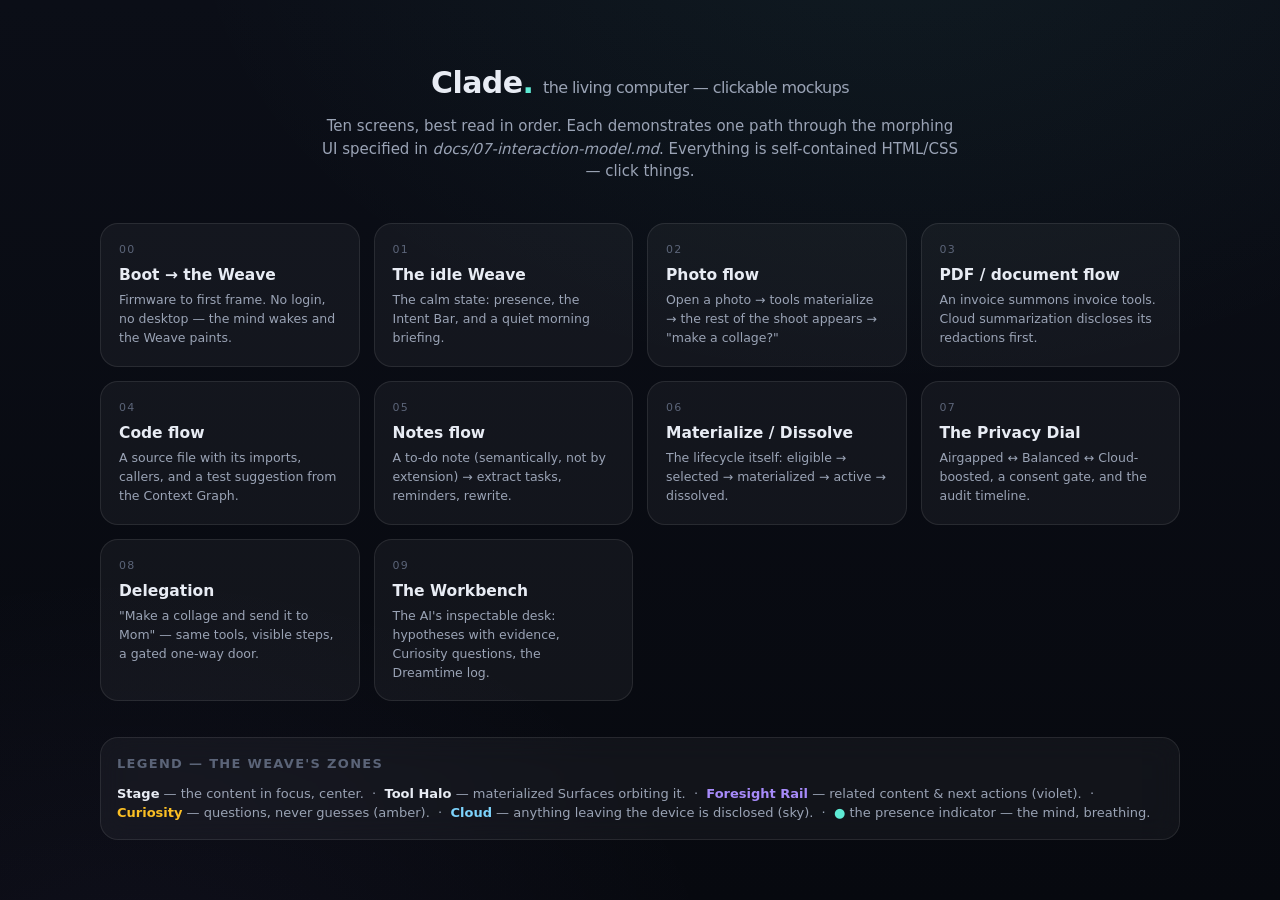
<file: mockups/index.html>
<!DOCTYPE html>
<html lang="en">
<head>
<meta charset="utf-8">
<meta name="viewport" content="width=device-width, initial-scale=1">
<title>Clade — mockups</title>
<link rel="stylesheet" href="shell.css">
</head>
<body>
<div class="launcher">
  <header>
    <h1>Clade<span>.</span> <small style="font-weight:400;color:var(--ink-dim);font-size:16px">the living computer — clickable mockups</small></h1>
    <p>Ten screens, best read in order. Each demonstrates one path through the morphing
       UI specified in <em>docs/07-interaction-model.md</em>. Everything is self-contained
       HTML/CSS — click things.</p>
  </header>

  <div class="screen-grid">
    <a class="screen-card" href="00-boot.html">
      <div class="num">00</div><h3>Boot → the Weave</h3>
      <p>Firmware to first frame. No login, no desktop — the mind wakes and the Weave paints.</p>
    </a>
    <a class="screen-card" href="01-desktop-idle.html">
      <div class="num">01</div><h3>The idle Weave</h3>
      <p>The calm state: presence, the Intent Bar, and a quiet morning briefing.</p>
    </a>
    <a class="screen-card" href="02-photo-flow.html">
      <div class="num">02</div><h3>Photo flow</h3>
      <p>Open a photo → tools materialize → the rest of the shoot appears → "make a collage?"</p>
    </a>
    <a class="screen-card" href="03-pdf-flow.html">
      <div class="num">03</div><h3>PDF / document flow</h3>
      <p>An invoice summons invoice tools. Cloud summarization discloses its redactions first.</p>
    </a>
    <a class="screen-card" href="04-code-flow.html">
      <div class="num">04</div><h3>Code flow</h3>
      <p>A source file with its imports, callers, and a test suggestion from the Context Graph.</p>
    </a>
    <a class="screen-card" href="05-text-notes-flow.html">
      <div class="num">05</div><h3>Notes flow</h3>
      <p>A to-do note (semantically, not by extension) → extract tasks, reminders, rewrite.</p>
    </a>
    <a class="screen-card" href="06-materialize-dissolve.html">
      <div class="num">06</div><h3>Materialize / Dissolve</h3>
      <p>The lifecycle itself: eligible → selected → materialized → active → dissolved.</p>
    </a>
    <a class="screen-card" href="07-privacy-dial.html">
      <div class="num">07</div><h3>The Privacy Dial</h3>
      <p>Airgapped ↔ Balanced ↔ Cloud-boosted, a consent gate, and the audit timeline.</p>
    </a>
    <a class="screen-card" href="08-delegation.html">
      <div class="num">08</div><h3>Delegation</h3>
      <p>"Make a collage and send it to Mom" — same tools, visible steps, a gated one-way door.</p>
    </a>
    <a class="screen-card" href="09-workbench.html">
      <div class="num">09</div><h3>The Workbench</h3>
      <p>The AI's inspectable desk: hypotheses with evidence, Curiosity questions, the Dreamtime log.</p>
    </a>
  </div>

  <div class="legend panel">
    <h3>Legend — the Weave's zones</h3>
    <p style="font-size:13px;color:var(--ink-dim)">
      <b style="color:var(--ink)">Stage</b> — the content in focus, center. &nbsp;·&nbsp;
      <b style="color:var(--ink)">Tool Halo</b> — materialized Surfaces orbiting it. &nbsp;·&nbsp;
      <b style="color:var(--foresight)">Foresight Rail</b> — related content &amp; next actions (violet). &nbsp;·&nbsp;
      <b style="color:var(--curiosity)">Curiosity</b> — questions, never guesses (amber). &nbsp;·&nbsp;
      <b style="color:var(--cloud)">Cloud</b> — anything leaving the device is disclosed (sky). &nbsp;·&nbsp;
      <b style="color:var(--presence)">●</b> the presence indicator — the mind, breathing.
    </p>
  </div>
</div>
</body>
</html>
</file>
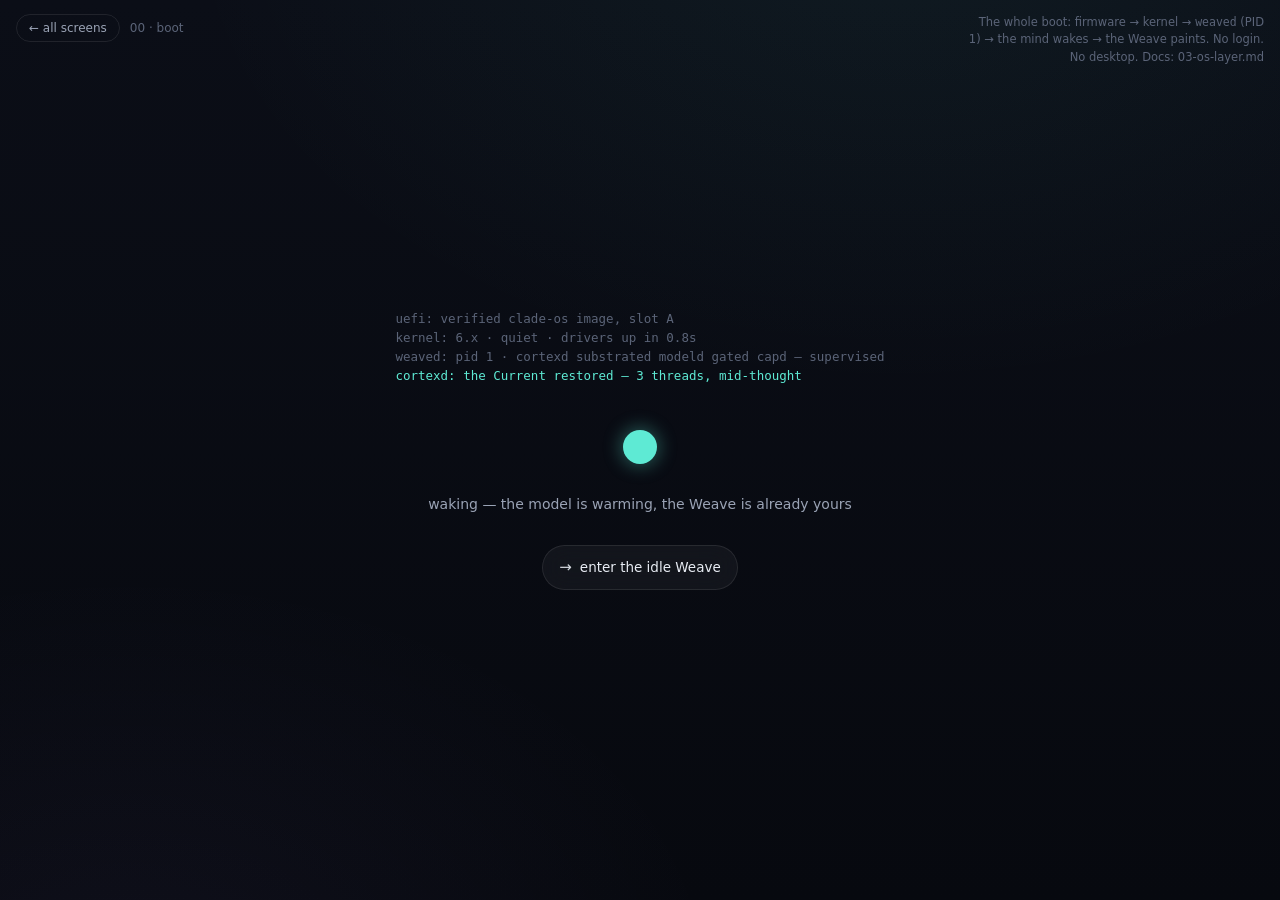
<file: mockups/00-boot.html>
<!DOCTYPE html>
<html lang="en">
<head>
<meta charset="utf-8">
<meta name="viewport" content="width=device-width, initial-scale=1">
<title>Clade — boot</title>
<link rel="stylesheet" href="shell.css">
<style>
  .bootwrap { height: 100vh; display: flex; align-items: center; justify-content: center;
              flex-direction: column; gap: 30px; }
  .bootlog { font-family: ui-monospace, monospace; font-size: 12.5px; color: var(--ink-faint);
             text-align: left; min-height: 90px; }
  .bootlog div { opacity: 0; animation: bootline .3s ease forwards; }
  .bootlog div:nth-child(1) { animation-delay: .2s; }
  .bootlog div:nth-child(2) { animation-delay: .9s; }
  .bootlog div:nth-child(3) { animation-delay: 1.6s; }
  .bootlog div:nth-child(4) { animation-delay: 2.2s; color: var(--presence); }
  @keyframes bootline { to { opacity: 1; } }
  .bigpresence { width: 34px; height: 34px; opacity: 0; animation: bootline .8s ease 2.8s forwards; }
  .wake { font-size: 14px; color: var(--ink-dim); opacity: 0; animation: bootline .8s ease 3.4s forwards; }
  .enter { opacity: 0; animation: bootline .8s ease 4.2s forwards; }
</style>
</head>
<body>
<nav class="mock-nav"><a href="index.html">← all screens</a><span>00 · boot</span></nav>
<div class="mock-note">The whole boot: firmware → kernel → <code>weaved</code> (PID 1) →
the mind wakes → the Weave paints. No login. No desktop. Docs: 03-os-layer.md</div>

<div class="bootwrap">
  <div class="bootlog">
    <div>uefi: verified clade-os image, slot A</div>
    <div>kernel: 6.x · quiet · drivers up in 0.8s</div>
    <div>weaved: pid 1 · cortexd substrated modeld gated capd — supervised</div>
    <div>cortexd: the Current restored — 3 threads, mid-thought</div>
  </div>

  <div class="presence bigpresence"></div>
  <div class="wake">waking — the model is warming, the Weave is already yours</div>

  <div class="enter">
    <a class="surface-chip" href="01-desktop-idle.html" style="text-decoration:none">
      <span class="glyph">→</span> enter the idle Weave
    </a>
  </div>
</div>
</body>
</html>
</file>
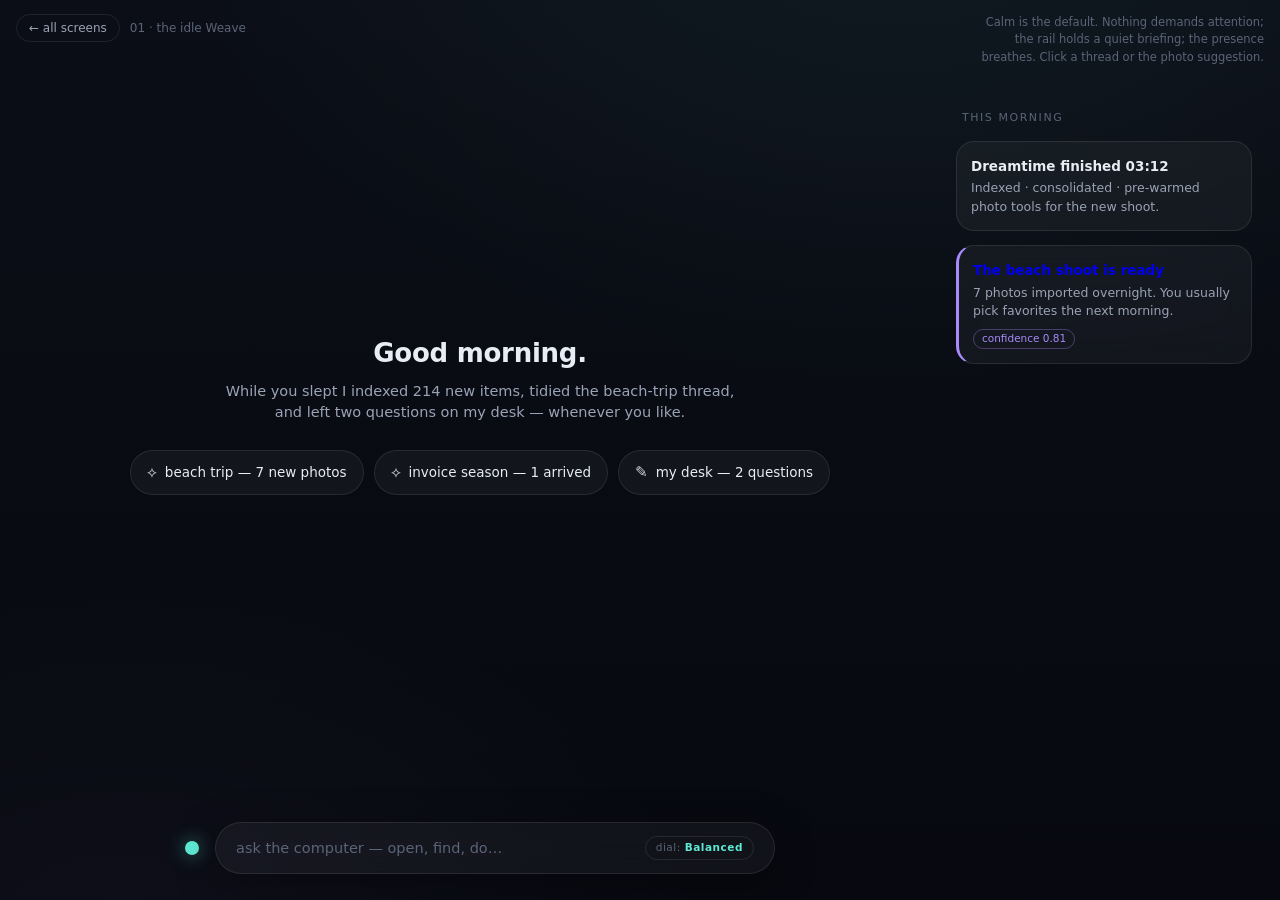
<file: mockups/01-desktop-idle.html>
<!DOCTYPE html>
<html lang="en">
<head>
<meta charset="utf-8">
<meta name="viewport" content="width=device-width, initial-scale=1">
<title>Clade — the idle Weave</title>
<link rel="stylesheet" href="shell.css">
<style>
  .idle-stage { text-align: center; }
  .idle-stage h2 { font-size: 26px; font-weight: 600; letter-spacing: -.01em; }
  .idle-stage p  { color: var(--ink-dim); margin-top: 8px; font-size: 14.5px; }
  .threads { display: flex; gap: 10px; justify-content: center; margin-top: 26px; flex-wrap: wrap; }
</style>
</head>
<body>
<nav class="mock-nav"><a href="index.html">← all screens</a><span>01 · the idle Weave</span></nav>
<div class="mock-note">Calm is the default. Nothing demands attention; the rail holds a
quiet briefing; the presence breathes. Click a thread or the photo suggestion.</div>

<div class="weave">
  <div class="stage-zone">
    <div class="idle-stage materialize">
      <h2>Good morning.</h2>
      <p>While you slept I indexed 214 new items, tidied the beach-trip thread,<br>
         and left two questions on my desk — whenever you like.</p>
      <div class="threads">
        <a class="surface-chip materialize d1" href="02-photo-flow.html" style="text-decoration:none">
          <span class="glyph">⟡</span> beach trip — 7 new photos
        </a>
        <a class="surface-chip materialize d2" href="03-pdf-flow.html" style="text-decoration:none">
          <span class="glyph">⟡</span> invoice season — 1 arrived
        </a>
        <a class="surface-chip materialize d3" href="09-workbench.html" style="text-decoration:none">
          <span class="glyph">✎</span> my desk — 2 questions
        </a>
      </div>
    </div>
  </div>

  <aside class="rail">
    <div class="rail-title">this morning</div>
    <div class="rail-card materialize d2">
      <h4>Dreamtime finished 03:12</h4>
      <p>Indexed · consolidated · pre-warmed photo tools for the new shoot.</p>
    </div>
    <a class="rail-card suggestion materialize d3" href="02-photo-flow.html" style="text-decoration:none;display:block">
      <h4>The beach shoot is ready</h4>
      <p>7 photos imported overnight. You usually pick favorites the next morning.</p>
      <span class="confidence">confidence 0.81</span>
    </a>
  </aside>

  <div class="intent-zone">
    <div class="presence"></div>
    <div class="intent-bar">
      <input placeholder="ask the computer — open, find, do…">
      <span class="dial-mini">dial: <b>Balanced</b></span>
    </div>
  </div>
</div>
<script src="shell.js"></script>
</body>
</html>
</file>
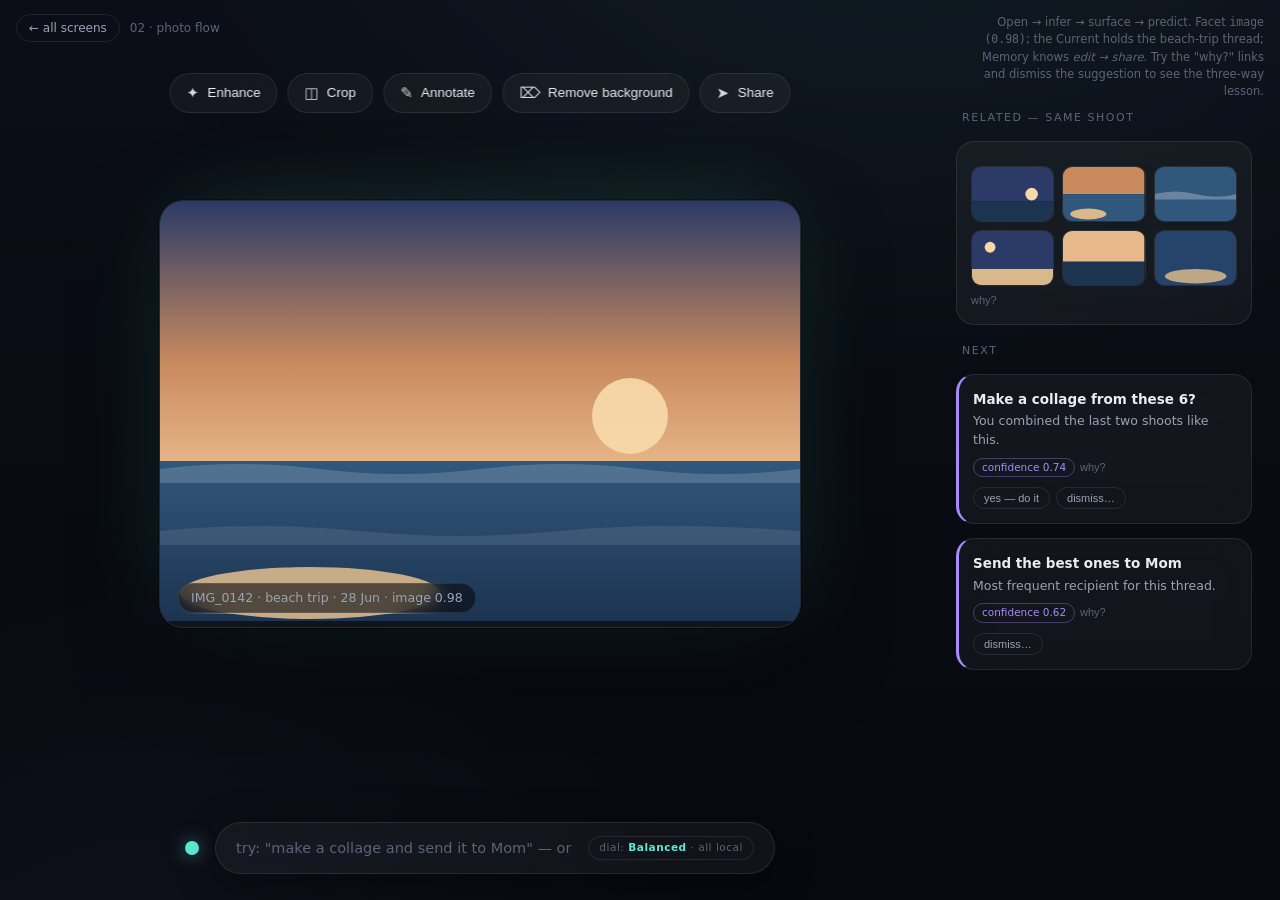
<file: mockups/02-photo-flow.html>
<!DOCTYPE html>
<html lang="en">
<head>
<meta charset="utf-8">
<meta name="viewport" content="width=device-width, initial-scale=1">
<title>Clade — photo flow</title>
<link rel="stylesheet" href="shell.css">
</head>
<body>
<nav class="mock-nav"><a href="index.html">← all screens</a><span>02 · photo flow</span></nav>
<div class="mock-note">Open → infer → surface → predict. Facet <code>image (0.98)</code>;
the Current holds the beach-trip thread; Memory knows <em>edit → share</em>.
Try the "why?" links and dismiss the suggestion to see the three-way lesson.</div>

<div class="weave">
  <div class="stage-zone">

    <div class="halo top">
      <button class="surface-chip materialize d1"><span class="glyph">✦</span> Enhance</button>
      <button class="surface-chip materialize d2"><span class="glyph">◫</span> Crop</button>
      <button class="surface-chip materialize d3"><span class="glyph">✎</span> Annotate</button>
      <button class="surface-chip materialize d4"><span class="glyph">⌦</span> Remove background</button>
      <button class="surface-chip materialize d5"><span class="glyph">➤</span> Share</button>
    </div>

    <figure class="stage materialize">
      <svg viewBox="0 0 640 420" width="640" height="420" role="img" aria-label="beach photo placeholder">
        <defs>
          <linearGradient id="sky" x1="0" y1="0" x2="0" y2="1">
            <stop offset="0" stop-color="#2b3a67"/><stop offset=".6" stop-color="#c98a5e"/>
            <stop offset="1" stop-color="#e8b98a"/>
          </linearGradient>
          <linearGradient id="sea" x1="0" y1="0" x2="0" y2="1">
            <stop offset="0" stop-color="#31577d"/><stop offset="1" stop-color="#1d3450"/>
          </linearGradient>
        </defs>
        <rect width="640" height="270" fill="url(#sky)"/>
        <circle cx="470" cy="215" r="38" fill="#f7d9a8" opacity=".95"/>
        <rect y="260" width="640" height="160" fill="url(#sea)"/>
        <path d="M0 268 Q 80 258 160 268 T 320 268 T 480 268 T 640 268 V 282 H 0 Z" fill="#e8ecf4" opacity=".18"/>
        <path d="M0 330 Q 100 320 200 330 T 400 330 T 640 330 V 344 H 0 Z" fill="#e8ecf4" opacity=".10"/>
        <ellipse cx="150" cy="392" rx="130" ry="26" fill="#d9b98c" opacity=".9"/>
      </svg>
      <figcaption class="stage-caption">IMG_0142 · beach trip · 28 Jun · image 0.98</figcaption>
    </figure>
  </div>

  <aside class="rail">
    <div class="rail-title">related — same shoot</div>
    <div class="rail-card materialize d1">
      <div class="thumb-grid">
        <svg viewBox="0 0 90 60"><rect width="90" height="38" fill="#2b3a67"/><rect y="38" width="90" height="22" fill="#1d3450"/><circle cx="66" cy="30" r="7" fill="#f7d9a8"/></svg>
        <svg viewBox="0 0 90 60"><rect width="90" height="30" fill="#c98a5e"/><rect y="30" width="90" height="30" fill="#31577d"/><ellipse cx="28" cy="52" rx="20" ry="6" fill="#d9b98c"/></svg>
        <svg viewBox="0 0 90 60"><rect width="90" height="60" fill="#31577d"/><path d="M0 30 Q 22 24 45 30 T 90 30 V 36 H 0 Z" fill="#e8ecf4" opacity=".3"/></svg>
        <svg viewBox="0 0 90 60"><rect width="90" height="42" fill="#2b3a67"/><rect y="42" width="90" height="18" fill="#d9b98c"/><circle cx="20" cy="18" r="6" fill="#f7d9a8"/></svg>
        <svg viewBox="0 0 90 60"><rect width="90" height="34" fill="#e8b98a"/><rect y="34" width="90" height="26" fill="#1d3450"/></svg>
        <svg viewBox="0 0 90 60"><rect width="90" height="60" fill="#26436b"/><ellipse cx="45" cy="50" rx="34" ry="8" fill="#d9b98c" opacity=".85"/></svg>
      </div>
      <button class="why-toggle">why?</button>
      <div class="why">Same capture window (28 Jun, 17:02–17:31) and visual cluster —
        embeddings within 0.12 of the focused photo. Thread: beach trip.</div>
    </div>

    <div class="rail-title">next</div>
    <div class="rail-card suggestion materialize d2">
      <h4>Make a collage from these 6?</h4>
      <p>You combined the last two shoots like this.</p>
      <span class="confidence">confidence 0.74</span>
      <button class="why-toggle">why?</button>
      <div class="why">Habit: <em>cap.image.collage</em> followed multi-photo imports twice
        (14 Jun, 2 May). Both collages were shared within an hour.</div>
      <div class="dismiss-row">
        <button onclick="location.href='08-delegation.html'">yes — do it</button>
        <button onclick="askLesson(this)">dismiss…</button>
      </div>
    </div>
    <div class="rail-card suggestion materialize d3">
      <h4>Send the best ones to Mom</h4>
      <p>Most frequent recipient for this thread.</p>
      <span class="confidence">confidence 0.62</span>
      <button class="why-toggle">why?</button>
      <div class="why">4 of the last 5 photo shares from family-tagged events went to
        <em>ent:person/mom</em>. Lower confidence: no explicit "best of" selection exists yet.</div>
      <div class="dismiss-row"><button onclick="askLesson(this)">dismiss…</button></div>
    </div>
  </aside>

  <div class="intent-zone">
    <div class="presence"></div>
    <div class="intent-bar">
      <input placeholder='try: "make a collage and send it to Mom" — or open 08-delegation'>
      <span class="dial-mini">dial: <b>Balanced</b> · all local</span>
    </div>
  </div>
</div>
<script src="shell.js"></script>
</body>
</html>
</file>
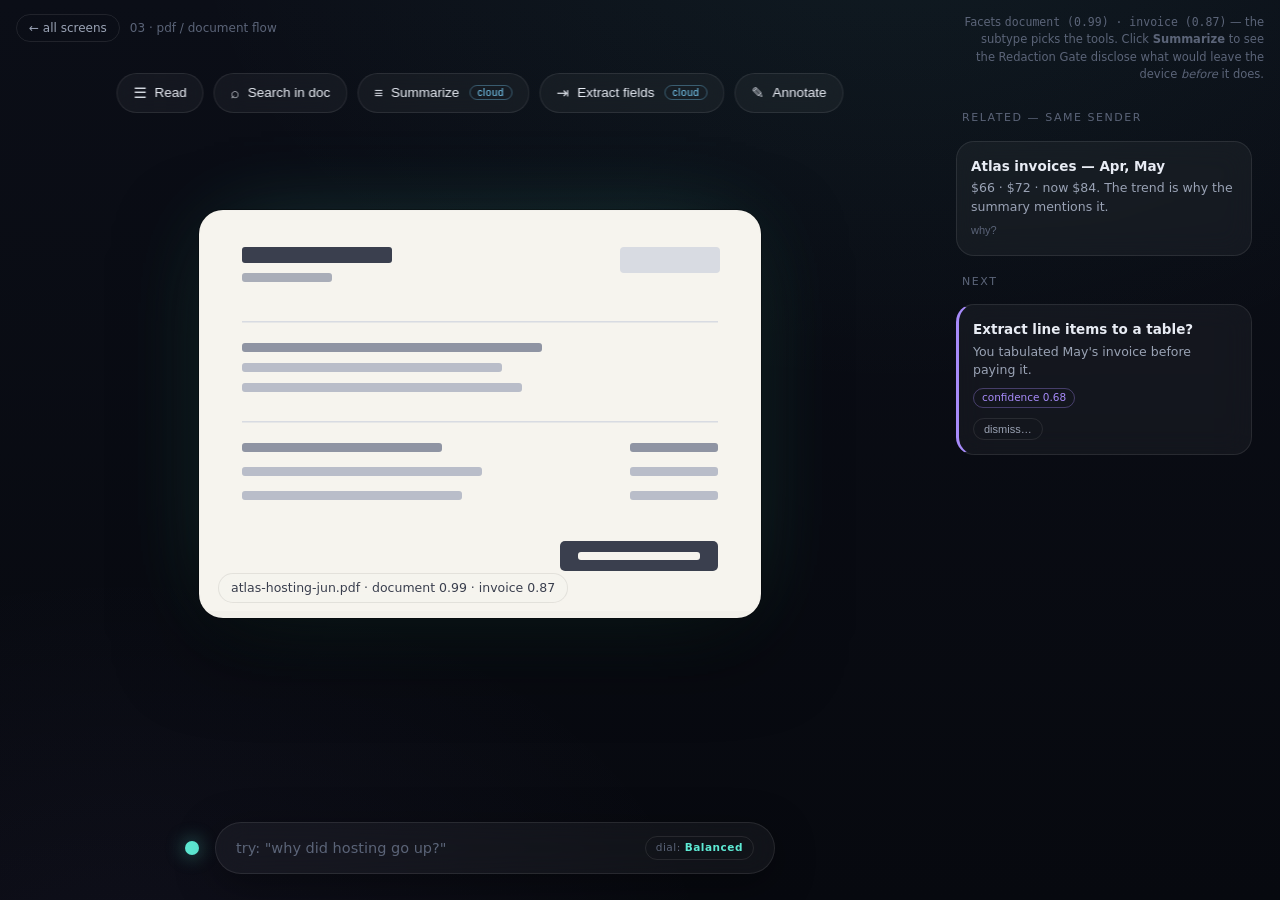
<file: mockups/03-pdf-flow.html>
<!DOCTYPE html>
<html lang="en">
<head>
<meta charset="utf-8">
<meta name="viewport" content="width=device-width, initial-scale=1">
<title>Clade — PDF flow</title>
<link rel="stylesheet" href="shell.css">
</head>
<body>
<nav class="mock-nav"><a href="index.html">← all screens</a><span>03 · pdf / document flow</span></nav>
<div class="mock-note">Facets <code>document (0.99) · invoice (0.87)</code> — the subtype
picks the tools. Click <b>Summarize</b> to see the Redaction Gate disclose what would
leave the device <em>before</em> it does.</div>

<div class="weave">
  <div class="stage-zone">

    <div class="halo top">
      <button class="surface-chip materialize d1"><span class="glyph">☰</span> Read</button>
      <button class="surface-chip materialize d2"><span class="glyph">⌕</span> Search in doc</button>
      <button class="surface-chip cloud materialize d3" onclick="goToStep(1)"><span class="glyph">≡</span> Summarize</button>
      <button class="surface-chip cloud materialize d4"><span class="glyph">⇥</span> Extract fields</button>
      <button class="surface-chip materialize d5"><span class="glyph">✎</span> Annotate</button>
    </div>

    <figure class="stage materialize" style="background:#f2f0ea">
      <svg viewBox="0 0 560 400" width="560" height="400" role="img" aria-label="invoice placeholder">
        <rect width="560" height="400" fill="#f6f4ee"/>
        <rect x="42" y="36" width="150" height="16" rx="3" fill="#3a3f4e"/>
        <rect x="42" y="62" width="90" height="9" rx="3" fill="#a9adb8"/>
        <rect x="420" y="36" width="100" height="26" rx="4" fill="#d8dbe2"/>
        <rect x="42" y="110" width="476" height="1.5" fill="#d8dbe2"/>
        <rect x="42" y="132" width="300" height="9" rx="3" fill="#8f94a3"/>
        <rect x="42" y="152" width="260" height="9" rx="3" fill="#b9bdc9"/>
        <rect x="42" y="172" width="280" height="9" rx="3" fill="#b9bdc9"/>
        <rect x="42" y="210" width="476" height="1.5" fill="#d8dbe2"/>
        <rect x="42" y="232" width="200" height="9" rx="3" fill="#8f94a3"/>
        <rect x="430" y="232" width="88" height="9" rx="3" fill="#8f94a3"/>
        <rect x="42" y="256" width="240" height="9" rx="3" fill="#b9bdc9"/>
        <rect x="430" y="256" width="88" height="9" rx="3" fill="#b9bdc9"/>
        <rect x="42" y="280" width="220" height="9" rx="3" fill="#b9bdc9"/>
        <rect x="430" y="280" width="88" height="9" rx="3" fill="#b9bdc9"/>
        <rect x="360" y="330" width="158" height="30" rx="5" fill="#3a3f4e"/>
        <rect x="378" y="341" width="122" height="8" rx="3" fill="#f6f4ee"/>
      </svg>
      <figcaption class="stage-caption" style="color:#3a3f4e;background:rgba(246,244,238,.8);border-color:rgba(0,0,0,.08)">
        atlas-hosting-jun.pdf · document 0.99 · invoice 0.87</figcaption>
    </figure>

    <!-- the redaction gate, staged before dispatch -->
    <div class="halo bottom hidden" data-step="1" style="width:min(520px,80%)">
      <div class="gate-card" style="width:100%">
        <h4>Summarize → cloud reasoning</h4>
        <p>Local model confidence too low for financial synthesis — router reason shown.
           Leaving the device: <b>text excerpt only</b> (no file), with
           <span class="redaction">acct ▮▮▮▮-▮▮19</span> and
           <span class="redaction">address ▮▮▮▮▮</span> masked.</p>
        <div class="gate-actions">
          <button class="primary" onclick="goToStep(2)">send it</button>
          <button onclick="goToStep(0)">keep local (queue)</button>
        </div>
      </div>
    </div>

    <div class="halo bottom hidden" data-step="2" style="width:min(520px,80%)">
      <div class="panel materialize" style="width:100%">
        <h3>summary</h3>
        <p style="font-size:13.5px;color:var(--ink)">Monthly hosting invoice from Atlas — $84.00,
        due 15 Jul, up $12 from May (bandwidth overage). Third consecutive increase.</p>
        <p style="font-size:11.5px;color:var(--ink-faint);margin-top:8px">engine: cloud · 2 spans
        redacted · journaled 09:14</p>
      </div>
    </div>
  </div>

  <aside class="rail">
    <div class="rail-title">related — same sender</div>
    <div class="rail-card materialize d1">
      <h4>Atlas invoices — Apr, May</h4>
      <p>$66 · $72 · now $84. The trend is why the summary mentions it.</p>
      <button class="why-toggle">why?</button>
      <div class="why">Entity <em>ent:org/atlas</em> links 3 invoice-faceted items in the
      Context Graph, monthly cadence.</div>
    </div>
    <div class="rail-title">next</div>
    <div class="rail-card suggestion materialize d2">
      <h4>Extract line items to a table?</h4>
      <p>You tabulated May's invoice before paying it.</p>
      <span class="confidence">confidence 0.68</span>
      <div class="dismiss-row"><button onclick="askLesson(this)">dismiss…</button></div>
    </div>
  </aside>

  <div class="intent-zone">
    <div class="presence"></div>
    <div class="intent-bar">
      <input placeholder='try: "why did hosting go up?"'>
      <span class="dial-mini">dial: <b>Balanced</b></span>
    </div>
  </div>
</div>
<script src="shell.js"></script>
</body>
</html>
</file>
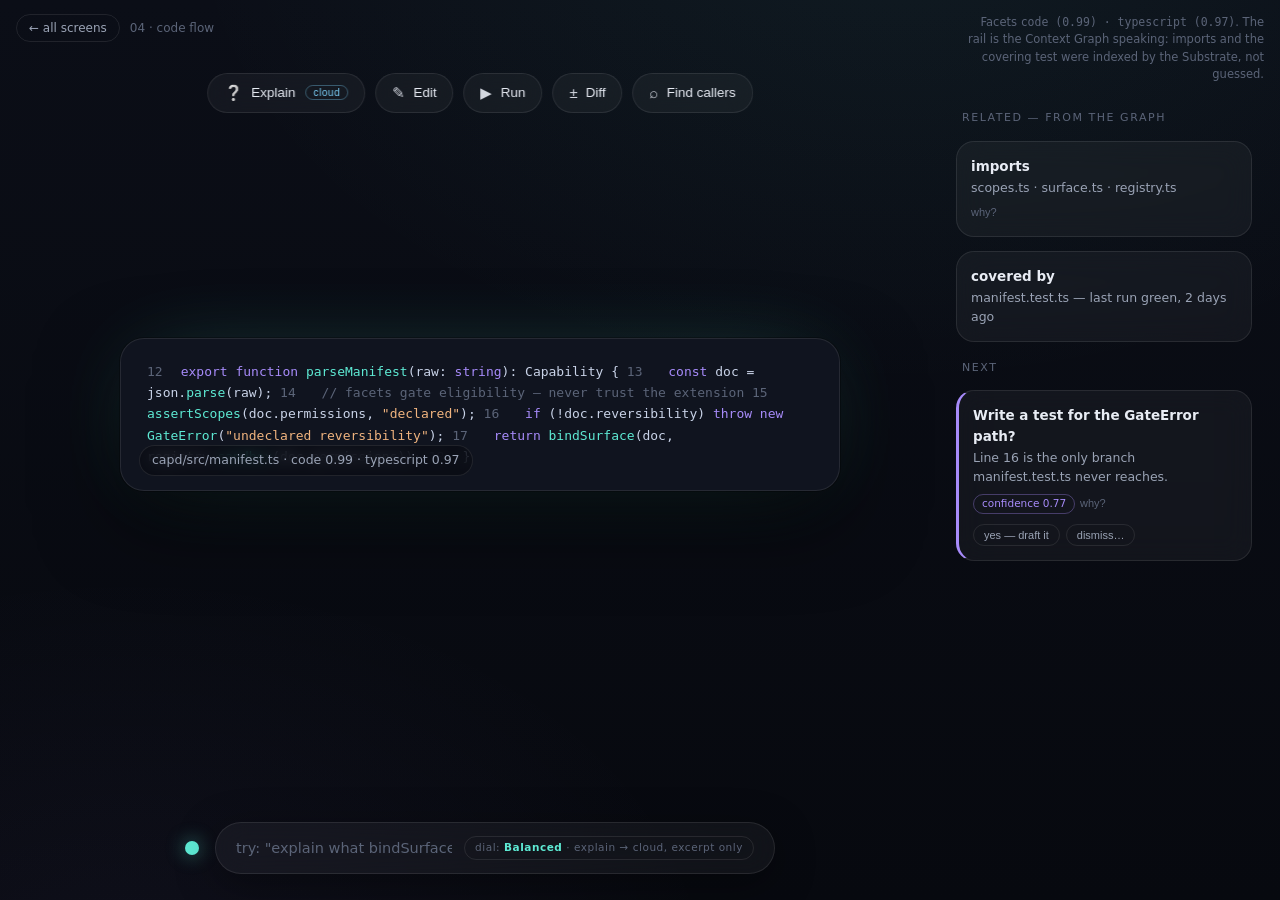
<file: mockups/04-code-flow.html>
<!DOCTYPE html>
<html lang="en">
<head>
<meta charset="utf-8">
<meta name="viewport" content="width=device-width, initial-scale=1">
<title>Clade — code flow</title>
<link rel="stylesheet" href="shell.css">
<style>
  .code { font-family: ui-monospace, "SF Mono", Menlo, monospace; font-size: 13px;
          line-height: 1.65; padding: 22px 26px; color: #c9d3e8; }
  .code .kw { color: #a78bfa; } .code .fn { color: #5eead4; }
  .code .str { color: #f0b47f; } .code .cm { color: #5b6478; }
  .code .num-g { color: #5b6478; user-select: none; margin-right: 18px; }
</style>
</head>
<body>
<nav class="mock-nav"><a href="index.html">← all screens</a><span>04 · code flow</span></nav>
<div class="mock-note">Facets <code>code (0.99) · typescript (0.97)</code>. The rail is the
Context Graph speaking: imports and the covering test were indexed by the Substrate, not guessed.</div>

<div class="weave">
  <div class="stage-zone">

    <div class="halo top">
      <button class="surface-chip cloud materialize d1"><span class="glyph">❔</span> Explain</button>
      <button class="surface-chip materialize d2"><span class="glyph">✎</span> Edit</button>
      <button class="surface-chip materialize d3"><span class="glyph">▶</span> Run</button>
      <button class="surface-chip materialize d4"><span class="glyph">±</span> Diff</button>
      <button class="surface-chip materialize d5"><span class="glyph">⌕</span> Find callers</button>
    </div>

    <figure class="stage materialize" style="max-width:min(720px,92%)">
      <div class="code"><span class="num-g">12</span><span class="kw">export function</span> <span class="fn">parseManifest</span>(raw: <span class="kw">string</span>): Capability {
<span class="num-g">13</span>  <span class="kw">const</span> doc = json.<span class="fn">parse</span>(raw);
<span class="num-g">14</span>  <span class="cm">// facets gate eligibility — never trust the extension</span>
<span class="num-g">15</span>  <span class="fn">assertScopes</span>(doc.permissions, <span class="str">"declared"</span>);
<span class="num-g">16</span>  <span class="kw">if</span> (!doc.reversibility) <span class="kw">throw new</span> <span class="fn">GateError</span>(<span class="str">"undeclared reversibility"</span>);
<span class="num-g">17</span>  <span class="kw">return</span> <span class="fn">bindSurface</span>(doc, registry.<span class="fn">sandbox</span>(doc.permissions));
<span class="num-g">18</span>}</div>
      <figcaption class="stage-caption">capd/src/manifest.ts · code 0.99 · typescript 0.97</figcaption>
    </figure>
  </div>

  <aside class="rail">
    <div class="rail-title">related — from the graph</div>
    <div class="rail-card materialize d1">
      <h4>imports</h4>
      <p>scopes.ts · surface.ts · registry.ts</p>
      <button class="why-toggle">why?</button>
      <div class="why">Static edges from Substrate indexing: <em>part-of</em> module capd,
      <em>used-with</em> weight 0.9 this week.</div>
    </div>
    <div class="rail-card materialize d2">
      <h4>covered by</h4>
      <p>manifest.test.ts — last run green, 2 days ago</p>
    </div>
    <div class="rail-title">next</div>
    <div class="rail-card suggestion materialize d3">
      <h4>Write a test for the GateError path?</h4>
      <p>Line 16 is the only branch manifest.test.ts never reaches.</p>
      <span class="confidence">confidence 0.77</span>
      <button class="why-toggle">why?</button>
      <div class="why">Coverage map from the last run + you added the reversibility check
      yesterday (journal 18:41) and wrote tests within a day for 5 of your last 6 new branches.</div>
      <div class="dismiss-row">
        <button>yes — draft it</button>
        <button onclick="askLesson(this)">dismiss…</button>
      </div>
    </div>
  </aside>

  <div class="intent-zone">
    <div class="presence"></div>
    <div class="intent-bar">
      <input placeholder='try: "explain what bindSurface does with the sandbox"'>
      <span class="dial-mini">dial: <b>Balanced</b> · explain → cloud, excerpt only</span>
    </div>
  </div>
</div>
<script src="shell.js"></script>
</body>
</html>
</file>
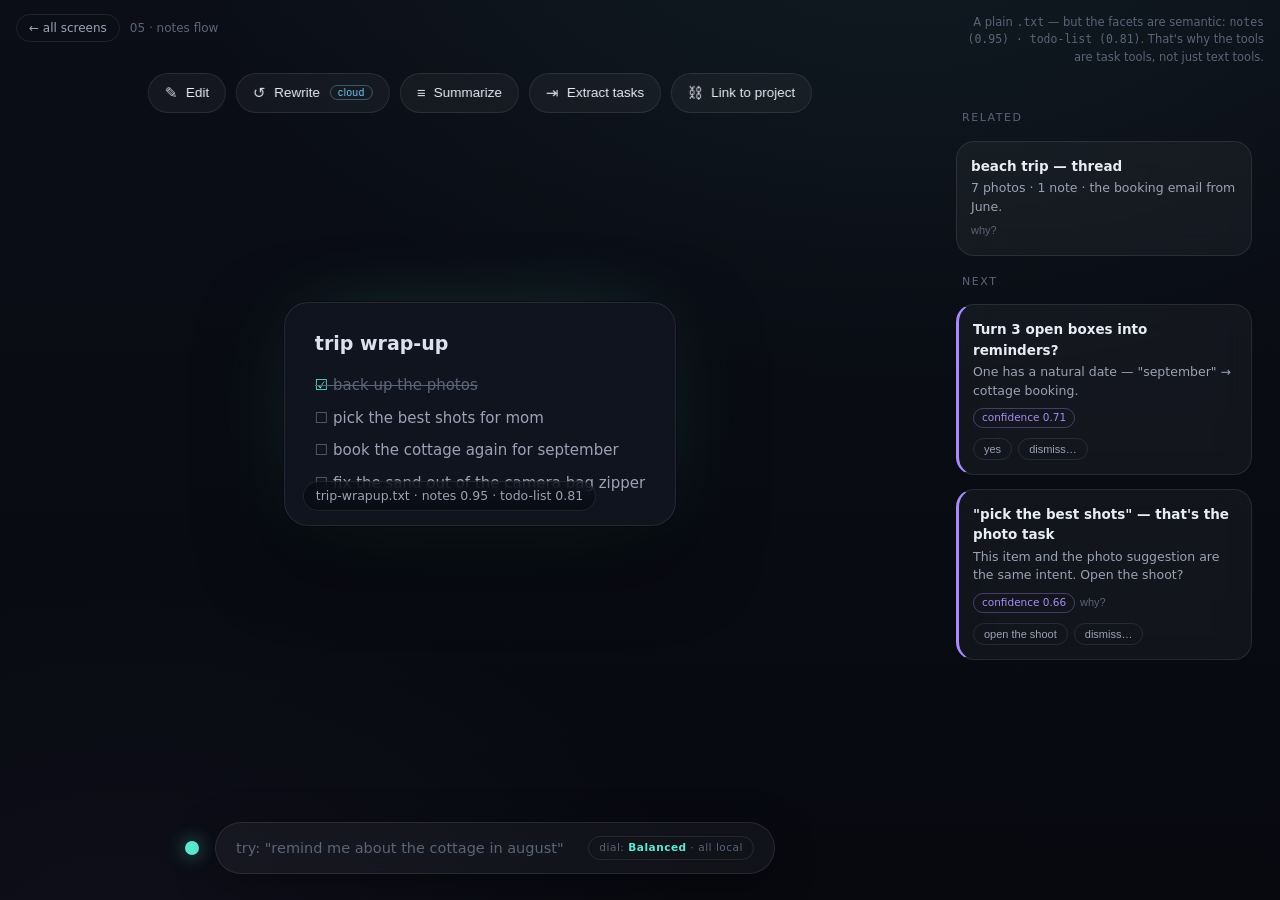
<file: mockups/05-text-notes-flow.html>
<!DOCTYPE html>
<html lang="en">
<head>
<meta charset="utf-8">
<meta name="viewport" content="width=device-width, initial-scale=1">
<title>Clade — notes flow</title>
<link rel="stylesheet" href="shell.css">
<style>
  .note { padding: 26px 30px; font-size: 15px; color: #dbe2ef; }
  .note h2 { font-size: 19px; margin-bottom: 12px; font-weight: 600; }
  .note ul { list-style: none; }
  .note li { padding: 5px 0; color: var(--ink-dim); }
  .note li::before { content: "☐  "; color: var(--ink-faint); }
  .note li.done { text-decoration: line-through; color: var(--ink-faint); }
  .note li.done::before { content: "☑  "; color: var(--presence); }
</style>
</head>
<body>
<nav class="mock-nav"><a href="index.html">← all screens</a><span>05 · notes flow</span></nav>
<div class="mock-note">A plain <code>.txt</code> — but the facets are semantic:
<code>notes (0.95) · todo-list (0.81)</code>. That's why the tools are task tools,
not just text tools.</div>

<div class="weave">
  <div class="stage-zone">

    <div class="halo top">
      <button class="surface-chip materialize d1"><span class="glyph">✎</span> Edit</button>
      <button class="surface-chip cloud materialize d2"><span class="glyph">↺</span> Rewrite</button>
      <button class="surface-chip materialize d3"><span class="glyph">≡</span> Summarize</button>
      <button class="surface-chip materialize d4"><span class="glyph">⇥</span> Extract tasks</button>
      <button class="surface-chip materialize d5"><span class="glyph">⛓</span> Link to project</button>
    </div>

    <figure class="stage materialize" style="max-width:min(560px,90%)">
      <div class="note">
        <h2>trip wrap-up</h2>
        <ul>
          <li class="done">back up the photos</li>
          <li>pick the best shots for mom</li>
          <li>book the cottage again for september</li>
          <li>fix the sand out of the camera bag zipper</li>
        </ul>
      </div>
      <figcaption class="stage-caption">trip-wrapup.txt · notes 0.95 · todo-list 0.81</figcaption>
    </figure>
  </div>

  <aside class="rail">
    <div class="rail-title">related</div>
    <div class="rail-card materialize d1">
      <h4>beach trip — thread</h4>
      <p>7 photos · 1 note · the booking email from June.</p>
      <button class="why-toggle">why?</button>
      <div class="why">"cottage", "photos", and the entity <em>ent:event/beach-trip-jun26</em>
      link this note into the thread already active in the Current.</div>
    </div>
    <div class="rail-title">next</div>
    <div class="rail-card suggestion materialize d2">
      <h4>Turn 3 open boxes into reminders?</h4>
      <p>One has a natural date — "september" → cottage booking.</p>
      <span class="confidence">confidence 0.71</span>
      <div class="dismiss-row">
        <button>yes</button>
        <button onclick="askLesson(this)">dismiss…</button>
      </div>
    </div>
    <div class="rail-card suggestion materialize d3">
      <h4>"pick the best shots" — that's the photo task</h4>
      <p>This item and the photo suggestion are the same intent. Open the shoot?</p>
      <span class="confidence">confidence 0.66</span>
      <button class="why-toggle">why?</button>
      <div class="why">Cross-content: the todo text embeds within 0.1 of the pending
      "send the best ones to Mom" suggestion in the photo thread.</div>
      <div class="dismiss-row">
        <button onclick="location.href='02-photo-flow.html'">open the shoot</button>
        <button onclick="askLesson(this)">dismiss…</button>
      </div>
    </div>
  </aside>

  <div class="intent-zone">
    <div class="presence"></div>
    <div class="intent-bar">
      <input placeholder='try: "remind me about the cottage in august"'>
      <span class="dial-mini">dial: <b>Balanced</b> · all local</span>
    </div>
  </div>
</div>
<script src="shell.js"></script>
</body>
</html>
</file>
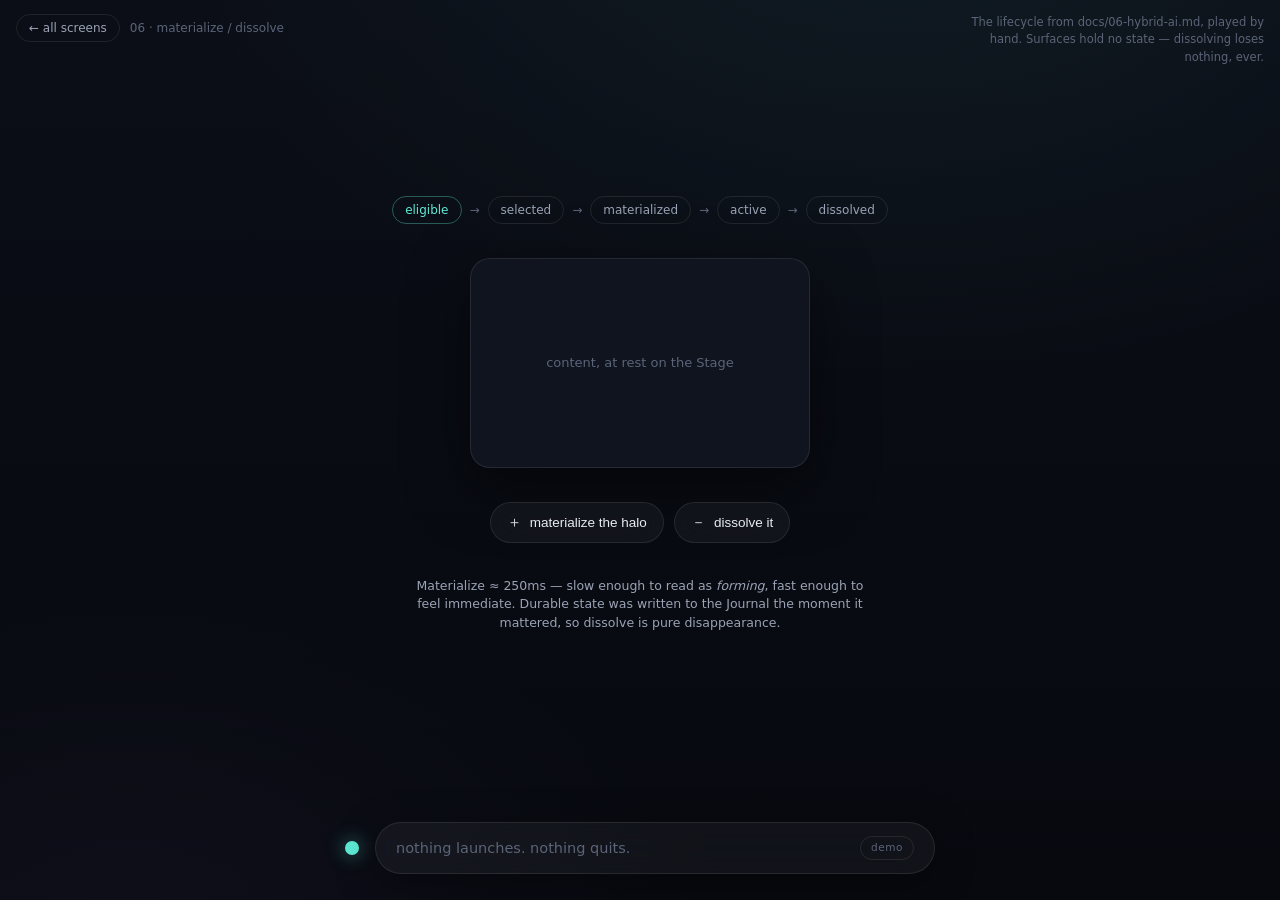
<file: mockups/06-materialize-dissolve.html>
<!DOCTYPE html>
<html lang="en">
<head>
<meta charset="utf-8">
<meta name="viewport" content="width=device-width, initial-scale=1">
<title>Clade — materialize / dissolve</title>
<link rel="stylesheet" href="shell.css">
<style>
  .demo { display: flex; flex-direction: column; align-items: center; gap: 34px; }
  .lifecycle { display: flex; gap: 8px; align-items: center; font-size: 12px; color: var(--ink-faint); }
  .lifecycle b { color: var(--ink-dim); border: 1px solid var(--stroke); border-radius: 999px;
                 padding: 4px 12px; font-weight: 500; }
  .lifecycle b.lit { color: var(--presence); border-color: var(--presence-dim); }
  .demo-stage { width: 340px; height: 210px; border-radius: 20px; background: var(--bg-2);
                border: 1px solid var(--stroke); display: flex; align-items: center;
                justify-content: center; color: var(--ink-faint); font-size: 13px;
                box-shadow: 0 20px 60px rgba(0,0,0,.5); }
</style>
</head>
<body>
<nav class="mock-nav"><a href="index.html">← all screens</a><span>06 · materialize / dissolve</span></nav>
<div class="mock-note">The lifecycle from docs/06-hybrid-ai.md, played by hand.
Surfaces hold no state — dissolving loses nothing, ever.</div>

<div class="weave" style="grid-template-columns:1fr">
  <div class="stage-zone">
    <div class="demo">

      <div class="lifecycle">
        <b id="s0" class="lit">eligible</b> →
        <b id="s1">selected</b> →
        <b id="s2">materialized</b> →
        <b id="s3">active</b> →
        <b id="s4">dissolved</b>
      </div>

      <div style="position:relative">
        <div class="halo top" id="demo-halo" style="top:-58px">
          <button class="surface-chip hidden" id="c1"><span class="glyph">✦</span> Enhance</button>
          <button class="surface-chip hidden" id="c2"><span class="glyph">◫</span> Crop</button>
          <button class="surface-chip hidden" id="c3"><span class="glyph">➤</span> Share</button>
        </div>
        <div class="demo-stage">content, at rest on the Stage</div>
      </div>

      <div style="display:flex;gap:10px">
        <button class="surface-chip" onclick="demoMaterialize()"><span class="glyph">＋</span> materialize the halo</button>
        <button class="surface-chip" onclick="demoDissolve()"><span class="glyph">－</span> dissolve it</button>
      </div>

      <p style="max-width:460px;text-align:center;font-size:12.5px;color:var(--ink-dim)">
        Materialize ≈ 250ms — slow enough to read as <em>forming</em>, fast enough to feel
        immediate. Durable state was written to the Journal the moment it mattered, so
        dissolve is pure disappearance.
      </p>
    </div>
  </div>

  <div class="intent-zone">
    <div class="presence" id="demo-presence"></div>
    <div class="intent-bar">
      <input placeholder="nothing launches. nothing quits.">
      <span class="dial-mini">demo</span>
    </div>
  </div>
</div>

<script src="shell.js"></script>
<script>
  function lite(n) {
    for (let i = 0; i <= 4; i++) document.getElementById('s' + i).classList.toggle('lit', i === n);
  }
  function demoMaterialize() {
    lite(1); presence('thinking');
    setTimeout(() => { materialize('#c1, #c2, #c3'); lite(2); }, 220);
    setTimeout(() => { lite(3); presence('idle'); }, 800);
  }
  function demoDissolve() {
    dissolve('#c1, #c2, #c3'); lite(4);
    setTimeout(() => lite(0), 900);
  }
</script>
</body>
</html>
</file>
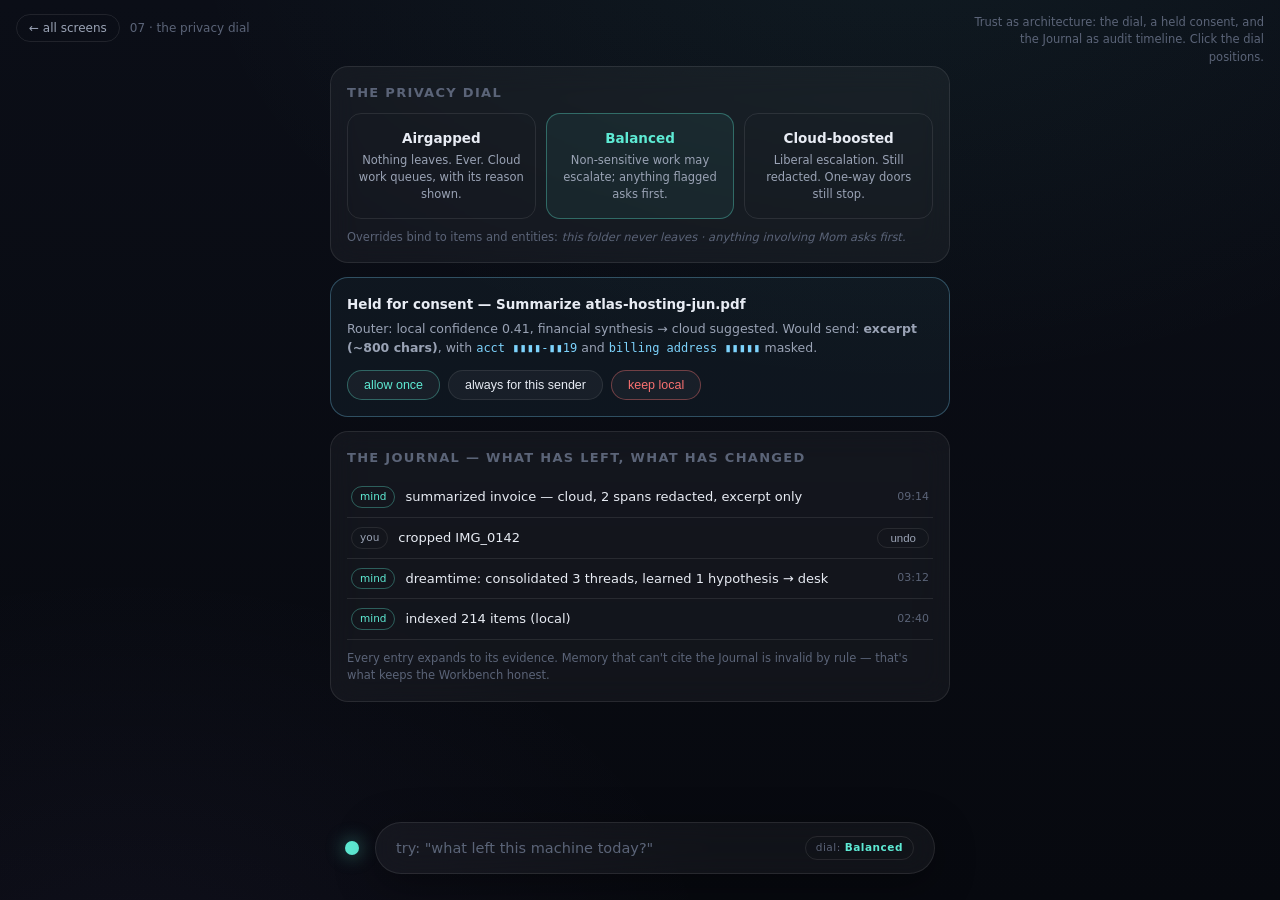
<file: mockups/07-privacy-dial.html>
<!DOCTYPE html>
<html lang="en">
<head>
<meta charset="utf-8">
<meta name="viewport" content="width=device-width, initial-scale=1">
<title>Clade — the privacy dial</title>
<link rel="stylesheet" href="shell.css">
<style>
  .dial-row { display: flex; gap: 10px; }
  .dial-opt { flex: 1; text-align: center; padding: 14px 10px; border-radius: 14px;
              border: 1px solid var(--stroke); cursor: pointer; transition: all .2s; }
  .dial-opt h4 { font-size: 13.5px; margin-bottom: 4px; }
  .dial-opt p { font-size: 11.5px; color: var(--ink-dim); }
  .dial-opt.on { border-color: var(--presence-dim); background: rgba(94,234,212,.06); }
  .dial-opt.on h4 { color: var(--presence); }
  .trust-col { display: flex; flex-direction: column; gap: 14px; max-width: 620px; width: 100%; }
</style>
</head>
<body>
<nav class="mock-nav"><a href="index.html">← all screens</a><span>07 · the privacy dial</span></nav>
<div class="mock-note">Trust as architecture: the dial, a held consent, and the Journal as
audit timeline. Click the dial positions.</div>

<div class="weave" style="grid-template-columns:1fr">
  <div class="stage-zone" style="align-items:flex-start;padding-top:40px;overflow-y:auto">
    <div class="trust-col">

      <div class="panel materialize">
        <h3>the privacy dial</h3>
        <div class="dial-row">
          <div class="dial-opt" onclick="setDial(this,0)">
            <h4>Airgapped</h4><p>Nothing leaves. Ever. Cloud work queues, with its reason shown.</p>
          </div>
          <div class="dial-opt on" onclick="setDial(this,1)">
            <h4>Balanced</h4><p>Non-sensitive work may escalate; anything flagged asks first.</p>
          </div>
          <div class="dial-opt" onclick="setDial(this,2)">
            <h4>Cloud-boosted</h4><p>Liberal escalation. Still redacted. One-way doors still stop.</p>
          </div>
        </div>
        <p style="font-size:11.5px;color:var(--ink-faint);margin-top:10px" id="dial-note">
          Overrides bind to items and entities: <em>this folder never leaves · anything
          involving Mom asks first.</em></p>
      </div>

      <div class="gate-card materialize d1">
        <h4>Held for consent — Summarize atlas-hosting-jun.pdf</h4>
        <p>Router: local confidence 0.41, financial synthesis → cloud suggested.
           Would send: <b>excerpt (~800 chars)</b>, with
           <span class="redaction">acct ▮▮▮▮-▮▮19</span> and
           <span class="redaction">billing address ▮▮▮▮▮</span> masked.</p>
        <div class="gate-actions">
          <button class="primary">allow once</button>
          <button>always for this sender</button>
          <button class="danger">keep local</button>
        </div>
      </div>

      <div class="panel materialize d2">
        <h3>the journal — what has left, what has changed</h3>
        <div class="journal-row"><span class="who ai">mind</span>
          <span class="what">summarized invoice — cloud, 2 spans redacted, excerpt only</span>
          <span style="font-size:11px;color:var(--ink-faint)">09:14</span></div>
        <div class="journal-row"><span class="who">you</span>
          <span class="what">cropped IMG_0142</span><button class="undo">undo</button></div>
        <div class="journal-row"><span class="who ai">mind</span>
          <span class="what">dreamtime: consolidated 3 threads, learned 1 hypothesis → desk</span>
          <span style="font-size:11px;color:var(--ink-faint)">03:12</span></div>
        <div class="journal-row"><span class="who ai">mind</span>
          <span class="what">indexed 214 items (local)</span>
          <span style="font-size:11px;color:var(--ink-faint)">02:40</span></div>
        <p style="font-size:11.5px;color:var(--ink-faint);margin-top:10px">
          Every entry expands to its evidence. Memory that can't cite the Journal is
          invalid by rule — that's what keeps the Workbench honest.</p>
      </div>

    </div>
  </div>

  <div class="intent-zone">
    <div class="presence"></div>
    <div class="intent-bar">
      <input placeholder='try: "what left this machine today?"'>
      <span class="dial-mini">dial: <b id="dial-live">Balanced</b></span>
    </div>
  </div>
</div>

<script src="shell.js"></script>
<script>
  const notes = [
    'Local-only. The queue holds 1 cloud-class request; it will state its reason and wait.',
    'Overrides bind to items and entities: this folder never leaves · anything involving Mom asks first.',
    'Escalation is liberal; the gate still redacts and irreversible actions still stop for you.'
  ];
  const names = ['Airgapped', 'Balanced', 'Cloud-boosted'];
  function setDial(el, i) {
    document.querySelectorAll('.dial-opt').forEach(o => o.classList.remove('on'));
    el.classList.add('on');
    document.getElementById('dial-note').textContent = notes[i];
    document.getElementById('dial-live').textContent = names[i];
  }
</script>
</body>
</html>
</file>
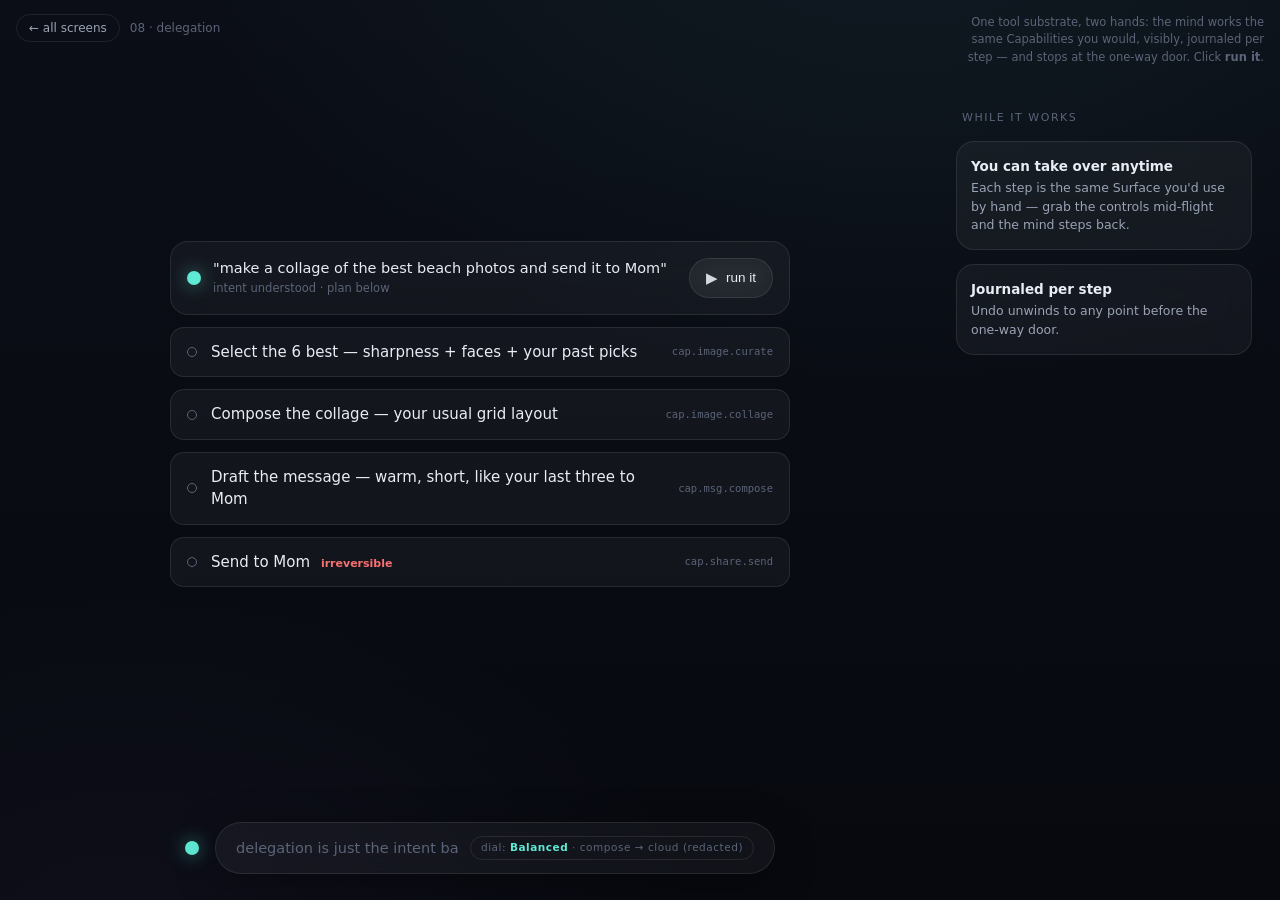
<file: mockups/08-delegation.html>
<!DOCTYPE html>
<html lang="en">
<head>
<meta charset="utf-8">
<meta name="viewport" content="width=device-width, initial-scale=1">
<title>Clade — delegation</title>
<link rel="stylesheet" href="shell.css">
<style>
  .task { max-width: 620px; width: 100%; display: flex; flex-direction: column; gap: 12px; }
  .step { display: flex; align-items: center; gap: 14px; padding: 13px 16px;
          border-radius: 14px; border: 1px solid var(--stroke); background: var(--glass); }
  .step .dot { width: 10px; height: 10px; border-radius: 50%; border: 1.5px solid var(--ink-faint); flex: none; }
  .step.done .dot { background: var(--presence); border-color: var(--presence);
                    box-shadow: 0 0 10px var(--presence-dim); }
  .step.live .dot { border-color: var(--presence); animation: breathe 1.1s infinite; }
  .step .cap { margin-left: auto; font-size: 10.5px; color: var(--ink-faint);
               font-family: ui-monospace, monospace; }
  .step.gatewait { border-color: rgba(248,113,113,.35); }
</style>
</head>
<body>
<nav class="mock-nav"><a href="index.html">← all screens</a><span>08 · delegation</span></nav>
<div class="mock-note">One tool substrate, two hands: the mind works the same Capabilities
you would, visibly, journaled per step — and stops at the one-way door. Click <b>run it</b>.</div>

<div class="weave">
  <div class="stage-zone" style="flex-direction:column;gap:22px">

    <div class="task">
      <div class="panel materialize" style="display:flex;align-items:center;gap:12px">
        <div class="presence thinking"></div>
        <div>
          <p style="font-size:14.5px;color:var(--ink)">"make a collage of the best beach photos and send it to Mom"</p>
          <p style="font-size:11.5px;color:var(--ink-faint)" data-step-label
             data-label1="planned — 4 steps, all tools you could open yourself"
             data-label4="waiting at the irreversible step — everything staged for you">
             intent understood · plan below</p>
        </div>
        <button class="surface-chip" style="margin-left:auto" onclick="runTask()" id="runbtn">
          <span class="glyph">▶</span> run it</button>
      </div>

      <div class="step materialize d1" id="st1">
        <div class="dot"></div>
        <span>Select the 6 best — sharpness + faces + your past picks</span>
        <span class="cap">cap.image.curate</span>
      </div>
      <div class="step materialize d2" id="st2">
        <div class="dot"></div>
        <span>Compose the collage — your usual grid layout</span>
        <span class="cap">cap.image.collage</span>
      </div>
      <div class="step materialize d3" id="st3">
        <div class="dot"></div>
        <span>Draft the message — warm, short, like your last three to Mom</span>
        <span class="cap">cap.msg.compose</span>
      </div>
      <div class="step materialize d4" id="st4">
        <div class="dot"></div>
        <span>Send to Mom <b style="color:var(--danger);font-size:11px;margin-left:6px">irreversible</b></span>
        <span class="cap">cap.share.send</span>
      </div>

      <div class="gate-card irreversible hidden" id="gate">
        <h4>One-way door — sending can't be undone</h4>
        <p>Staged for you: the collage (6 photos, grid) and the message
           <em>"best of the beach — miss you! ♥"</em> → <b>Mom</b>.
           Everything up to here is in the Journal and undoable.</p>
        <div class="gate-actions">
          <button class="primary" onclick="confirmSend()">send it</button>
          <button>edit the message</button>
          <button class="danger" onclick="location.reload()">stop here</button>
        </div>
      </div>

      <div class="panel hidden" id="sent">
        <h3>done</h3>
        <div class="journal-row"><span class="who ai">mind</span><span class="what">curated 6 of 7</span><button class="undo">undo</button></div>
        <div class="journal-row"><span class="who ai">mind</span><span class="what">composed collage</span><button class="undo">undo</button></div>
        <div class="journal-row"><span class="who ai">mind</span><span class="what">drafted message</span><button class="undo">undo</button></div>
        <div class="journal-row"><span class="who ai">mind</span><span class="what">sent to Mom — consented 09:31</span><span class="locked">irreversible</span></div>
      </div>
    </div>
  </div>

  <aside class="rail">
    <div class="rail-title">while it works</div>
    <div class="rail-card materialize d2">
      <h4>You can take over anytime</h4>
      <p>Each step is the same Surface you'd use by hand — grab the controls mid-flight
         and the mind steps back.</p>
    </div>
    <div class="rail-card materialize d3">
      <h4>Journaled per step</h4>
      <p>Undo unwinds to any point before the one-way door.</p>
    </div>
  </aside>

  <div class="intent-zone">
    <div class="presence" id="p"></div>
    <div class="intent-bar">
      <input placeholder="delegation is just the intent bar, trusted further">
      <span class="dial-mini">dial: <b>Balanced</b> · compose → cloud (redacted)</span>
    </div>
  </div>
</div>

<script src="shell.js"></script>
<script>
  function runTask() {
    document.getElementById('runbtn').classList.add('hidden');
    goToStep(1); presence('thinking');
    const seq = ['st1', 'st2', 'st3'];
    seq.forEach((id, i) => {
      setTimeout(() => document.getElementById(id).classList.add('live'), i * 900 + 200);
      setTimeout(() => {
        document.getElementById(id).classList.remove('live');
        document.getElementById(id).classList.add('done');
      }, i * 900 + 1000);
    });
    setTimeout(() => {
      document.getElementById('st4').classList.add('gatewait');
      materializeEl(document.getElementById('gate'));
      goToStep(4); presence('asking');
    }, 3100);
  }
  function confirmSend() {
    document.getElementById('st4').classList.remove('gatewait');
    document.getElementById('st4').classList.add('done');
    dissolveEl(document.getElementById('gate'));
    materializeEl(document.getElementById('sent'));
    presence('idle');
  }
</script>
</body>
</html>
</file>
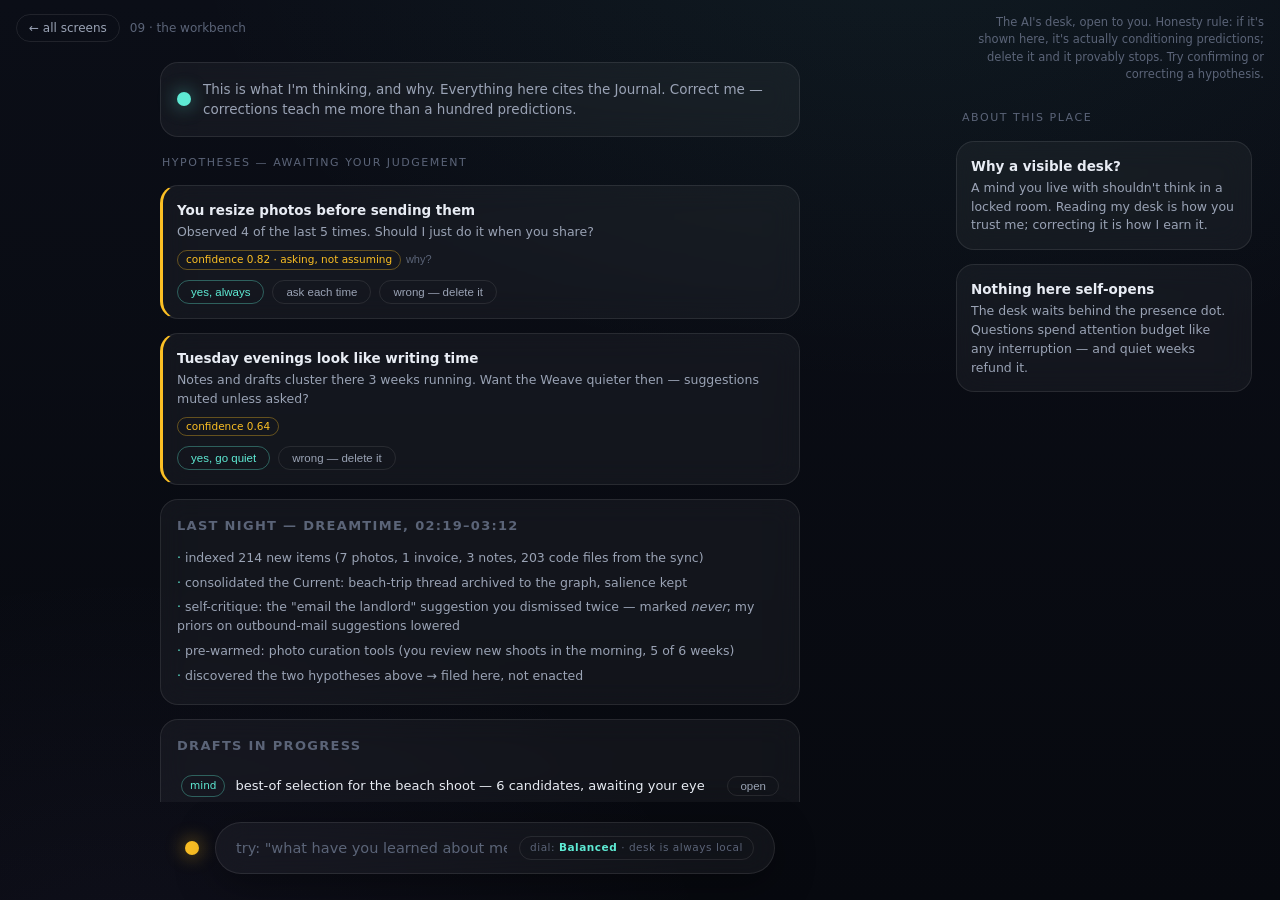
<file: mockups/09-workbench.html>
<!DOCTYPE html>
<html lang="en">
<head>
<meta charset="utf-8">
<meta name="viewport" content="width=device-width, initial-scale=1">
<title>Clade — the workbench</title>
<link rel="stylesheet" href="shell.css">
<style>
  .desk { max-width: 640px; width: 100%; display: flex; flex-direction: column; gap: 14px; }
  .hypo-actions { display: flex; gap: 8px; margin-top: 10px; }
  .hypo-actions button { font-size: 11.5px; padding: 5px 13px; border-radius: 999px;
    background: none; border: 1px solid var(--stroke); color: var(--ink-dim); cursor: pointer; }
  .hypo-actions button:hover { color: var(--ink); border-color: var(--stroke-hi); }
  .hypo-actions button.yes { color: var(--presence); border-color: var(--presence-dim); }
  .dream li { font-size: 12.5px; color: var(--ink-dim); padding: 3px 0; list-style: none; }
  .dream li::before { content: "· "; color: var(--presence); }
</style>
</head>
<body>
<nav class="mock-nav"><a href="index.html">← all screens</a><span>09 · the workbench</span></nav>
<div class="mock-note">The AI's desk, open to you. Honesty rule: if it's shown here, it's
actually conditioning predictions; delete it and it provably stops. Try confirming or
correcting a hypothesis.</div>

<div class="weave">
  <div class="stage-zone" style="align-items:flex-start;padding-top:36px;overflow-y:auto">
    <div class="desk">

      <div class="panel materialize" style="display:flex;gap:12px;align-items:center">
        <div class="presence"></div>
        <p style="font-size:13.5px;color:var(--ink-dim)">This is what I'm thinking, and why.
        Everything here cites the Journal. Correct me — corrections teach me more than
        a hundred predictions.</p>
      </div>

      <div class="rail-title" style="padding-left:2px">hypotheses — awaiting your judgement</div>

      <div class="rail-card question materialize d1">
        <h4>You resize photos before sending them</h4>
        <p>Observed 4 of the last 5 times. Should I just do it when you share?</p>
        <span class="confidence" style="color:var(--curiosity);border-color:rgba(251,191,36,.35)">confidence 0.82 · asking, not assuming</span>
        <button class="why-toggle">why?</button>
        <div class="why">Journal: 12 Jun, 14 Jun (×2), 28 Jun — resize preceded send.
          The exception (19 Jun) was a full-res send to a print shop.</div>
        <div class="hypo-actions">
          <button class="yes" onclick="settle(this,'Learned. I’ll resize on share — except to print services.')">yes, always</button>
          <button onclick="settle(this,'Okay — I’ll keep asking each time.')">ask each time</button>
          <button onclick="settle(this,'Deleted. This no longer conditions anything.')">wrong — delete it</button>
        </div>
      </div>

      <div class="rail-card question materialize d2">
        <h4>Tuesday evenings look like writing time</h4>
        <p>Notes and drafts cluster there 3 weeks running. Want the Weave quieter then —
           suggestions muted unless asked?</p>
        <span class="confidence" style="color:var(--curiosity);border-color:rgba(251,191,36,.35)">confidence 0.64</span>
        <div class="hypo-actions">
          <button class="yes" onclick="settle(this,'Done — Tuesday evenings run quiet.')">yes, go quiet</button>
          <button onclick="settle(this,'Understood — no pattern there after all.')">wrong — delete it</button>
        </div>
      </div>

      <div class="panel materialize d3">
        <h3>last night — dreamtime, 02:19–03:12</h3>
        <ul class="dream">
          <li>indexed 214 new items (7 photos, 1 invoice, 3 notes, 203 code files from the sync)</li>
          <li>consolidated the Current: beach-trip thread archived to the graph, salience kept</li>
          <li>self-critique: the "email the landlord" suggestion you dismissed twice — marked <em>never</em>; my priors on outbound-mail suggestions lowered</li>
          <li>pre-warmed: photo curation tools (you review new shoots in the morning, 5 of 6 weeks)</li>
          <li>discovered the two hypotheses above → filed here, not enacted</li>
        </ul>
      </div>

      <div class="panel materialize d4">
        <h3>drafts in progress</h3>
        <div class="journal-row"><span class="who ai">mind</span>
          <span class="what">best-of selection for the beach shoot — 6 candidates, awaiting your eye</span>
          <button class="undo" onclick="location.href='08-delegation.html'">open</button></div>
      </div>

      <div class="panel materialize d5">
        <h3>your controls</h3>
        <p style="font-size:12.5px;color:var(--ink-dim)">
          <b style="color:var(--ink)">forget this</b> — any entry, with its downstream re-weighted ·
          <b style="color:var(--ink)">export the mind</b> — memory, graph, journal in an open format ·
          <b style="color:var(--ink)">wipe the mind</b> — the machine forgets you; your files untouched.</p>
      </div>

    </div>
  </div>

  <aside class="rail">
    <div class="rail-title">about this place</div>
    <div class="rail-card materialize d2">
      <h4>Why a visible desk?</h4>
      <p>A mind you live with shouldn't think in a locked room. Reading my desk is how
         you trust me; correcting it is how I earn it.</p>
    </div>
    <div class="rail-card materialize d3">
      <h4>Nothing here self-opens</h4>
      <p>The desk waits behind the presence dot. Questions spend attention budget like
         any interruption — and quiet weeks refund it.</p>
    </div>
  </aside>

  <div class="intent-zone">
    <div class="presence asking"></div>
    <div class="intent-bar">
      <input placeholder='try: "what have you learned about me this week?"'>
      <span class="dial-mini">dial: <b>Balanced</b> · desk is always local</span>
    </div>
  </div>
</div>

<script src="shell.js"></script>
<script>
  function settle(btn, msg) {
    const card = btn.closest('.rail-card');
    card.innerHTML = '<p style="color:var(--ink-dim)">' + msg + '</p>';
    setTimeout(() => dissolveEl(card), 1600);
  }
</script>
</body>
</html>
</file>
<file: mockups/shell.css>
/* ================================================================
   Clade — the Weave shell styling (shared by all mockup screens)
   Self-contained: system fonts only, no external assets.
   ================================================================ */

:root {
  --bg-0: #07090f;
  --bg-1: #0b0e17;
  --bg-2: #10141f;
  --ink: #e8ecf4;
  --ink-dim: #9aa3b5;
  --ink-faint: #5b6478;
  --presence: #5eead4;        /* the mind: teal glow */
  --presence-dim: rgba(94, 234, 212, .35);
  --foresight: #a78bfa;       /* prediction: violet */
  --curiosity: #fbbf24;       /* questions: amber */
  --danger: #f87171;
  --cloud: #7dd3fc;           /* cloud escalation: sky */
  --glass: rgba(255, 255, 255, .045);
  --glass-hi: rgba(255, 255, 255, .08);
  --stroke: rgba(255, 255, 255, .09);
  --stroke-hi: rgba(255, 255, 255, .16);
  --radius: 18px;
  --ease-form: cubic-bezier(.22, 1.2, .36, 1);
  --ease-fade: cubic-bezier(.4, 0, .2, 1);
}

* { margin: 0; padding: 0; box-sizing: border-box; }

html, body { height: 100%; }

body {
  background:
    radial-gradient(1200px 800px at 70% -10%, rgba(94, 234, 212, .06), transparent 60%),
    radial-gradient(1000px 700px at 10% 110%, rgba(167, 139, 250, .05), transparent 60%),
    linear-gradient(180deg, var(--bg-1), var(--bg-0));
  color: var(--ink);
  font-family: system-ui, -apple-system, "Segoe UI", Roboto, sans-serif;
  font-size: 15px;
  line-height: 1.5;
  overflow: hidden;
  -webkit-font-smoothing: antialiased;
}

/* ---------- the canvas & zones ---------- */

.weave {
  position: relative;
  display: grid;
  grid-template-columns: 1fr 300px;
  grid-template-rows: 1fr auto;
  gap: 20px;
  height: 100vh;
  padding: 26px;
}

.stage-zone {
  grid-column: 1; grid-row: 1;
  position: relative;
  display: flex;
  align-items: center;
  justify-content: center;
  min-height: 0;
}

.rail {
  grid-column: 2; grid-row: 1 / span 2;
  display: flex; flex-direction: column; gap: 14px;
  overflow-y: auto;
  padding: 4px 2px;
  margin-top: 76px;   /* clear the fixed mockup note */
}

.intent-zone {
  grid-column: 1; grid-row: 2;
  display: flex; align-items: center; gap: 16px;
  justify-content: center;
}

/* ---------- the stage ---------- */

.stage {
  position: relative;
  max-width: min(680px, 90%);
  border-radius: calc(var(--radius) + 6px);
  background: var(--bg-2);
  border: 1px solid var(--stroke);
  box-shadow:
    0 30px 80px rgba(0, 0, 0, .55),
    0 0 0 1px rgba(0, 0, 0, .3),
    0 0 90px -30px var(--presence-dim);
  overflow: hidden;
}

.stage-caption {
  position: absolute; left: 18px; bottom: 14px;
  font-size: 12.5px; color: var(--ink-dim);
  background: rgba(7, 9, 15, .6);
  backdrop-filter: blur(8px);
  padding: 5px 12px; border-radius: 999px;
  border: 1px solid var(--stroke);
}

/* ---------- the tool halo ---------- */

.halo {
  position: absolute;
  display: flex; gap: 10px;
  z-index: 5;
}
.halo.top    { top: 6%;  left: 50%; transform: translateX(-50%); }
.halo.left   { left: 2%;  top: 50%; transform: translateY(-50%); flex-direction: column; }
.halo.bottom { bottom: 12%; left: 50%; transform: translateX(-50%); }

.surface-chip {
  display: inline-flex; align-items: center; gap: 8px;
  padding: 10px 16px;
  border-radius: 999px;
  background: var(--glass);
  border: 1px solid var(--stroke);
  backdrop-filter: blur(14px);
  color: var(--ink);
  font-size: 13.5px;
  cursor: pointer;
  white-space: nowrap;
  transition: border-color .2s var(--ease-fade), background .2s var(--ease-fade),
              transform .2s var(--ease-fade);
}
.surface-chip:hover {
  border-color: var(--presence-dim);
  background: var(--glass-hi);
  transform: translateY(-1px);
}
.surface-chip .glyph { font-size: 15px; opacity: .9; }
.surface-chip.cloud::after {
  content: "cloud"; font-size: 10px; letter-spacing: .06em;
  color: var(--cloud); border: 1px solid rgba(125, 211, 252, .35);
  border-radius: 999px; padding: 1px 7px; margin-left: 2px;
}

/* ---------- materialize / dissolve ---------- */

.materialize {
  animation: materialize .5s var(--ease-form) both;
}
.materialize.d1 { animation-delay: .08s; }
.materialize.d2 { animation-delay: .16s; }
.materialize.d3 { animation-delay: .24s; }
.materialize.d4 { animation-delay: .32s; }
.materialize.d5 { animation-delay: .40s; }

@keyframes materialize {
  from { opacity: 0; transform: scale(.88) translateY(8px); filter: blur(10px); }
  to   { opacity: 1; transform: scale(1) translateY(0);     filter: blur(0); }
}

.dissolving {
  animation: dissolve .35s var(--ease-fade) both;
  pointer-events: none;
}
@keyframes dissolve {
  to { opacity: 0; transform: scale(.92); filter: blur(8px); }
}

.hidden { display: none !important; }

/* ---------- the foresight rail ---------- */

.rail-title {
  font-size: 11px; letter-spacing: .14em; text-transform: uppercase;
  color: var(--ink-faint); padding: 4px 6px 0;
}

.rail-card {
  border-radius: var(--radius);
  background: var(--glass);
  border: 1px solid var(--stroke);
  backdrop-filter: blur(14px);
  padding: 14px;
  cursor: pointer;
  transition: border-color .2s var(--ease-fade), background .2s var(--ease-fade);
}
.rail-card:hover { border-color: var(--stroke-hi); background: var(--glass-hi); }

.rail-card.suggestion { border-left: 3px solid var(--foresight); }
.rail-card.question   { border-left: 3px solid var(--curiosity); }

.rail-card h4 { font-size: 13.5px; font-weight: 600; margin-bottom: 3px; }
.rail-card p  { font-size: 12.5px; color: var(--ink-dim); }

.confidence {
  display: inline-block; font-size: 10.5px; color: var(--foresight);
  border: 1px solid rgba(167, 139, 250, .35); border-radius: 999px;
  padding: 1px 8px; margin-top: 8px;
}

.why {
  margin-top: 9px; font-size: 12px; color: var(--ink-dim);
  border-top: 1px dashed var(--stroke); padding-top: 8px;
  display: none;
}
.rail-card.open .why { display: block; }
.why-toggle {
  font-size: 11px; color: var(--ink-faint); margin-top: 8px;
  background: none; border: none; cursor: pointer; padding: 0;
}
.why-toggle:hover { color: var(--ink-dim); }

.dismiss-row { display: flex; gap: 6px; margin-top: 10px; }
.dismiss-row button {
  font-size: 11px; padding: 4px 10px; border-radius: 999px;
  background: none; border: 1px solid var(--stroke); color: var(--ink-dim);
  cursor: pointer;
}
.dismiss-row button:hover { border-color: var(--stroke-hi); color: var(--ink); }

/* related-content thumbnails */
.thumb-grid { display: grid; grid-template-columns: repeat(3, 1fr); gap: 8px; margin-top: 10px; }
.thumb-grid svg { width: 100%; height: auto; border-radius: 10px; display: block;
                  border: 1px solid var(--stroke); cursor: pointer; }
.thumb-grid svg:hover { border-color: var(--presence-dim); }

/* ---------- the intent bar & presence ---------- */

.presence {
  position: relative; width: 14px; height: 14px; flex: none;
}
.presence::before {
  content: ""; position: absolute; inset: 0; border-radius: 50%;
  background: var(--presence);
  box-shadow: 0 0 18px 2px var(--presence-dim);
  animation: breathe 3.2s ease-in-out infinite;
}
@keyframes breathe {
  0%, 100% { transform: scale(.82); opacity: .75; }
  50%      { transform: scale(1.08); opacity: 1; }
}
.presence.thinking::before { animation-duration: 1.1s; }
.presence.asking::before   { background: var(--curiosity);
                             box-shadow: 0 0 18px 2px rgba(251, 191, 36, .4); }
.presence.dreaming::before { animation-duration: 6s; opacity: .5; }

.intent-bar {
  display: flex; align-items: center; gap: 12px;
  width: min(560px, 70%);
  padding: 13px 20px;
  border-radius: 999px;
  background: var(--glass);
  border: 1px solid var(--stroke);
  backdrop-filter: blur(16px);
  box-shadow: 0 10px 40px rgba(0, 0, 0, .35);
}
.intent-bar input {
  flex: 1; background: none; border: none; outline: none;
  color: var(--ink); font-size: 14.5px; font-family: inherit;
}
.intent-bar input::placeholder { color: var(--ink-faint); }

.dial-mini {
  font-size: 10.5px; letter-spacing: .05em; color: var(--ink-faint);
  border: 1px solid var(--stroke); border-radius: 999px; padding: 3px 10px;
  white-space: nowrap;
}
.dial-mini b { color: var(--presence); font-weight: 600; }

/* ---------- consent / gate cards ---------- */

.gate-card {
  border-radius: var(--radius);
  border: 1px solid rgba(125, 211, 252, .3);
  background: rgba(125, 211, 252, .05);
  padding: 16px;
}
.gate-card.irreversible {
  border-color: rgba(248, 113, 113, .35);
  background: rgba(248, 113, 113, .05);
}
.gate-card h4 { font-size: 13.5px; margin-bottom: 6px; }
.gate-card p  { font-size: 12.5px; color: var(--ink-dim); }
.gate-card .redaction { color: var(--cloud); font-family: ui-monospace, monospace; font-size: 12px; }
.gate-actions { display: flex; gap: 8px; margin-top: 12px; }
.gate-actions button {
  font-size: 12.5px; padding: 7px 16px; border-radius: 999px; cursor: pointer;
  border: 1px solid var(--stroke); background: var(--glass); color: var(--ink);
}
.gate-actions button.primary { border-color: var(--presence-dim); color: var(--presence); }
.gate-actions button.danger  { border-color: rgba(248,113,113,.4); color: var(--danger); }

/* ---------- generic panels, journal, misc ---------- */

.panel {
  border-radius: var(--radius);
  background: var(--glass);
  border: 1px solid var(--stroke);
  backdrop-filter: blur(14px);
  padding: 16px;
}
.panel h3 { font-size: 13px; letter-spacing: .1em; text-transform: uppercase;
            color: var(--ink-faint); margin-bottom: 10px; font-weight: 600; }

.journal-row {
  display: flex; align-items: center; gap: 10px;
  padding: 9px 4px; border-bottom: 1px solid var(--stroke);
  font-size: 13px;
}
.journal-row:last-child { border-bottom: none; }
.journal-row .who { font-size: 10.5px; padding: 2px 8px; border-radius: 999px;
                    border: 1px solid var(--stroke); color: var(--ink-dim); flex: none; }
.journal-row .who.ai { color: var(--presence); border-color: var(--presence-dim); }
.journal-row .what { flex: 1; color: var(--ink); }
.journal-row .undo { font-size: 11.5px; color: var(--ink-dim); background: none;
                     border: 1px solid var(--stroke); border-radius: 999px;
                     padding: 3px 12px; cursor: pointer; flex: none; }
.journal-row .undo:hover { color: var(--ink); border-color: var(--stroke-hi); }
.journal-row .locked { font-size: 11px; color: var(--danger); flex: none; }

/* ---------- mockup chrome (not part of the OS) ---------- */

.mock-nav {
  position: fixed; top: 14px; left: 16px; z-index: 50;
  display: flex; gap: 10px; align-items: center;
  font-size: 12px; color: var(--ink-faint);
}
.mock-nav a { color: var(--ink-dim); text-decoration: none;
              border: 1px solid var(--stroke); border-radius: 999px; padding: 4px 12px; }
.mock-nav a:hover { color: var(--ink); border-color: var(--stroke-hi); }
.mock-note {
  position: fixed; top: 14px; right: 16px; z-index: 50;
  font-size: 11.5px; color: var(--ink-faint); max-width: 300px; text-align: right;
}

/* ---------- launcher (index.html) ---------- */

.launcher {
  height: 100vh; overflow-y: auto; padding: 60px 24px;
  display: flex; flex-direction: column; align-items: center;
}
.launcher header { text-align: center; max-width: 640px; margin-bottom: 40px; }
.launcher h1 { font-size: 30px; font-weight: 650; letter-spacing: -.02em; }
.launcher h1 span { color: var(--presence); }
.launcher header p { color: var(--ink-dim); margin-top: 10px; font-size: 15px; }

.screen-grid {
  display: grid; grid-template-columns: repeat(auto-fill, minmax(250px, 1fr));
  gap: 14px; width: min(1080px, 100%);
}
.screen-card {
  display: block; text-decoration: none; color: var(--ink);
  border-radius: var(--radius); border: 1px solid var(--stroke);
  background: var(--glass); padding: 18px;
  transition: border-color .2s, background .2s, transform .2s;
}
.screen-card:hover { border-color: var(--presence-dim); background: var(--glass-hi);
                     transform: translateY(-2px); }
.screen-card .num { font-size: 11px; color: var(--ink-faint); letter-spacing: .12em; }
.screen-card h3 { font-size: 15.5px; margin: 6px 0 4px; font-weight: 600; }
.screen-card p { font-size: 12.5px; color: var(--ink-dim); }

.legend { width: min(1080px, 100%); margin-top: 36px; }
</file>
